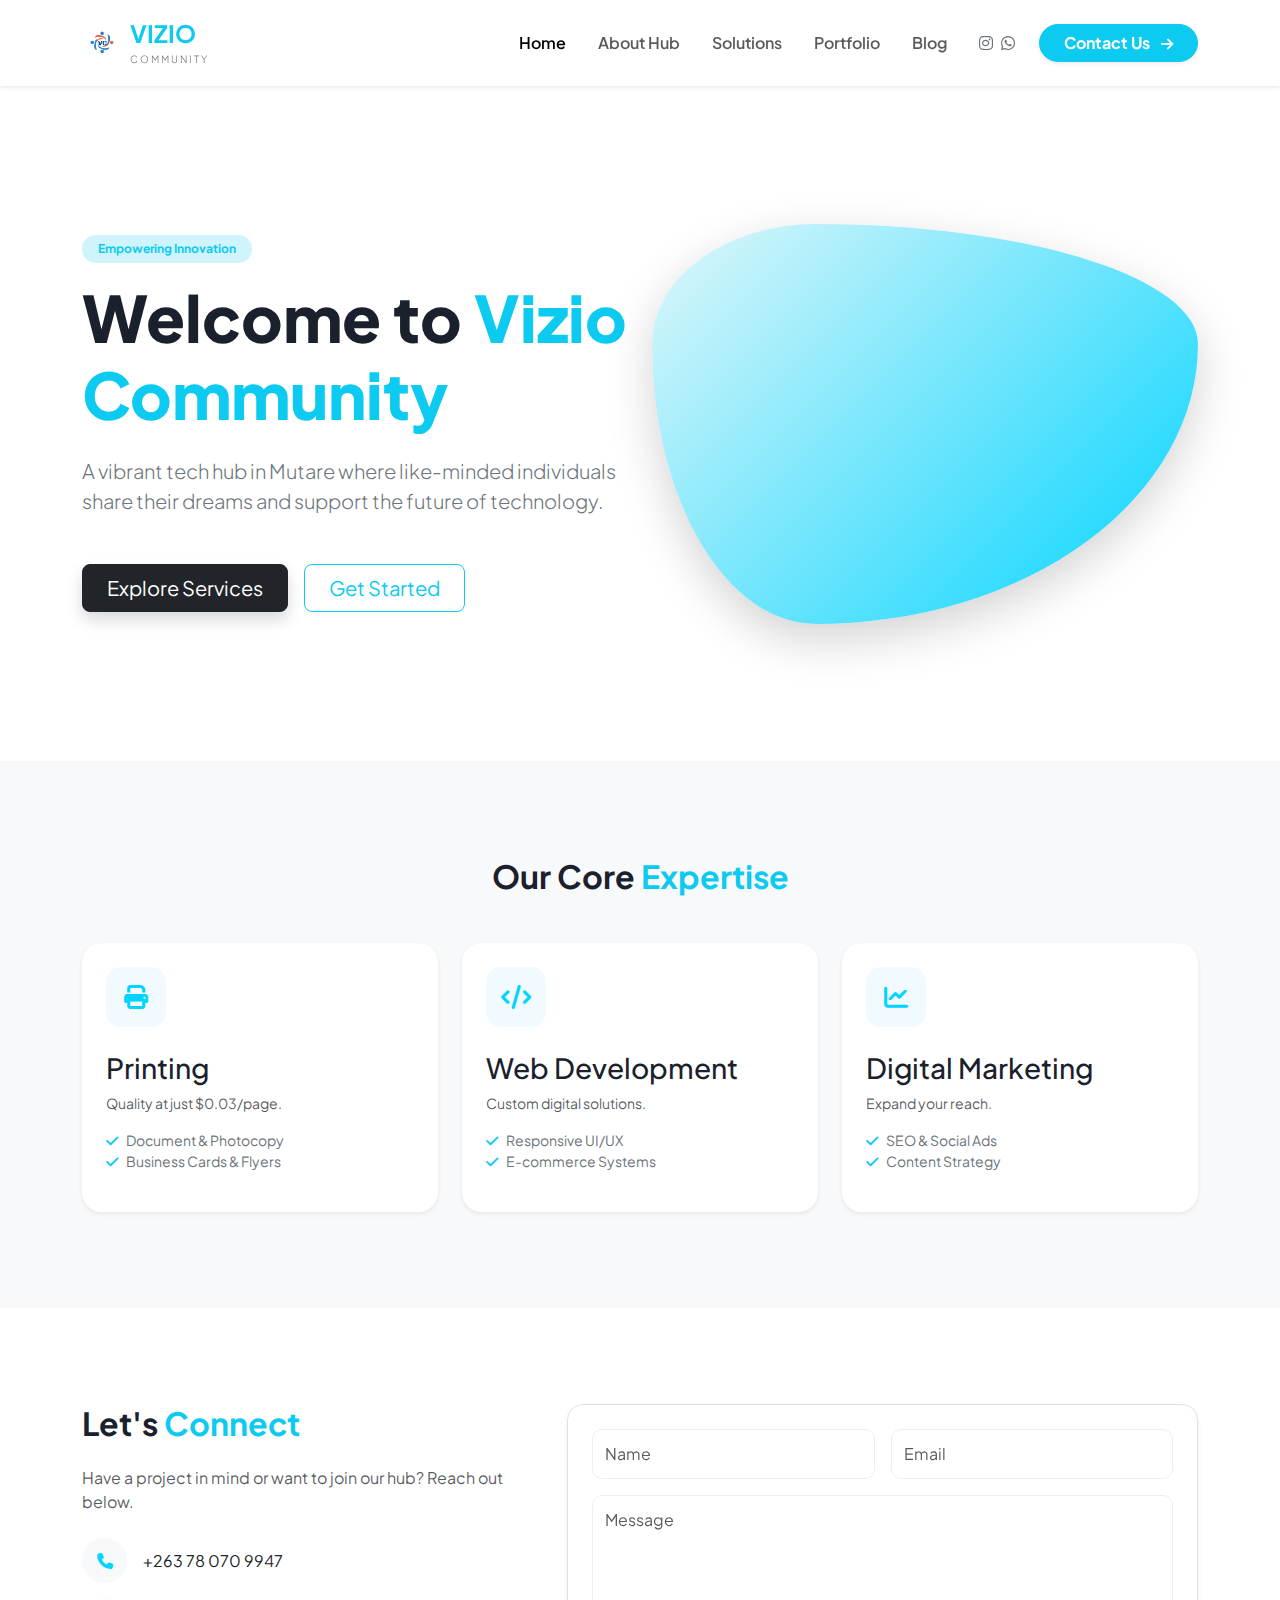
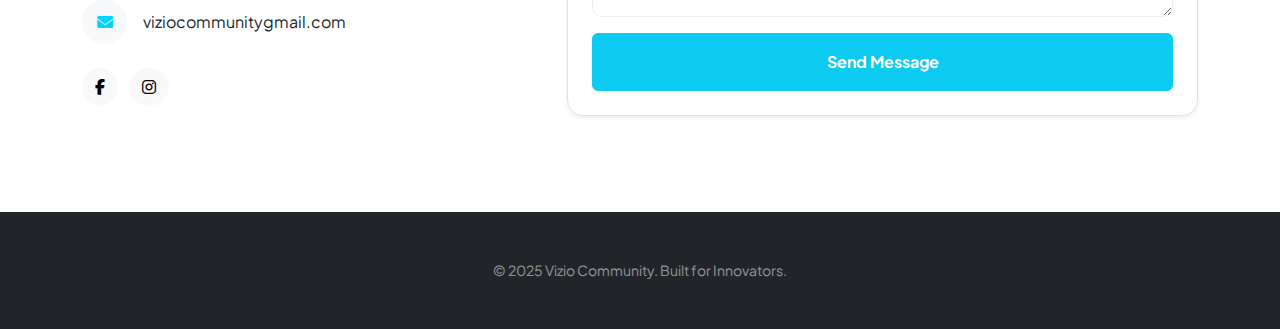
<file: index.html>
<!DOCTYPE html>
<html lang="en">

<head>
    <meta charset="UTF-8">
    <meta name="viewport" content="width=device-width, initial-scale=1.0">

    <title>Vizio Community | Tech Innovation & Digital Services Mutare</title>
    <meta name="description" content="Vizio Community is Mutare's premier tech hub. Providing high-quality printing, custom web development, and digital marketing for creators and innovators.">
    <meta name="keywords" content="Vizio Community, Tech Hub Mutare, Printing Services Mutare, Web Development Zimbabwe, Digital Marketing Dangamvura">
    <meta name="author" content="Bliss Charoedza">
    <meta property="og:title" content="Vizio Community | Mutare Tech Hub">
    <meta property="og:description" content="Innovation starts here. Web development, high-quality printing, and digital marketing in Mutare.">
    <meta property="og:image" content="logo.png">
    <meta property="og:url" content="https://viziocommunity.co.zw">
    <meta property="og:type" content="website">
    <link href="https://fonts.googleapis.com/css2?family=Plus+Jakarta+Sans:wght@300;400;600;800&display=swap" rel="stylesheet">
    <link rel="stylesheet" href="https://cdnjs.cloudflare.com/ajax/libs/font-awesome/6.5.1/css/all.min.css">
    <link rel="icon" href="logo.png">
    <link href="https://cdn.jsdelivr.net/npm/bootstrap@5.3.0/dist/css/bootstrap.min.css" rel="stylesheet">
    <link rel="stylesheet" href="styles.css">
    <script type="application/ld+json">
        {
        "@context": "https://schema.org",
        "@type": "LocalBusiness",
        "name": "Vizio Community",
        "image": "logo.png",
        "@id": "https://viziocommunity.co.zw",
        "url": "https://viziocommunity.co.zw",
        "telephone": "+263780709947",
        "address": {
            "@type": "PostalAddress",
            "streetAddress": "N479B Area C Dangamvura",
            "addressLocality": "Mutare",
            "addressRegion": "Manicaland",
            "addressCountry": "ZW"
        },
        "geo": {
            "@type": "GeoCoordinates",
            "latitude": -18.9954,
            "longitude": 32.6288
        },
        "description": "Mutare's leading tech hub specializing in high-quality printing, custom web development, and digital marketing strategies.",
        "openingHoursSpecification": {
            "@type": "OpeningHoursSpecification",
            "dayOfWeek": [
            "Monday",
            "Tuesday",
            "Wednesday",
            "Thursday",
            "Friday"
            ],
            "opens": "08:00",
            "closes": "17:00"
        },
        "sameAs": [
            "https://www.facebook.com/viziocommunity"
        ]
        }
    </script>
</head>

<body>

<nav class="navbar navbar-expand-lg navbar-light bg-white sticky-top shadow-sm py-3">
    <div class="container">
        <a class="navbar-brand fw-bold d-flex align-items-center" href="index.html">
            <img src="logo.png" alt="Vizio Logo" height="40" class="me-2">
            <div class="lh-1">
                <span class="text-info d-block fs-4">VIZIO</span>
                <small class="text-secondary fw-light" style="font-size: 10px; letter-spacing: 2px;">COMMUNITY</small>
            </div>
        </a>

        <button class="navbar-toggler border-0" type="button" data-bs-toggle="collapse" data-bs-target="#vizioNav">
            <span class="navbar-toggler-icon"></span>
        </button>

        <div class="collapse navbar-collapse" id="vizioNav">
            <ul class="navbar-nav ms-auto align-items-center fw-semibold">
                <li class="nav-item ">
                    <a class="nav-link px-3 active" href="index.html">Home</a>
                </li>
                <li class="nav-item">
                    <a class="nav-link px-3" href="about.html">About Hub</a>
                </li>
                <li class="nav-item">
                    <a class="nav-link px-3" href="solutions.html">Solutions</a>
                </li>

                <li class="nav-item">
                    <a class="nav-link px-3" href="https://smiley-bc.github.io/my-portfolio/"
                        target="_blank">Portfolio</a>
                </li>

                <li class="nav-item">
                    <a class="nav-link px-3" href="#">Blog</a>
                </li>

                <li class="nav-item d-none d-xl-flex ms-3 gap-2">
                    <a href="https://www.instagram.com/viziocommunity" class="text-secondary hover-info"><i
                            class="fa-brands fa-instagram"></i></a>
                    <a href="https://wa.me/263780709947" class="text-secondary hover-info"><i
                            class="fa-brands fa-whatsapp"></i></a>
                </li>

                <li class="nav-item ms-lg-4">
                    <a class="btn btn-info text-white rounded-pill px-4 fw-bold shadow-sm" href="contact.html">
                        Contact Us <i class="fa-solid fa-arrow-right ms-2 small"></i>
                    </a>
                </li>
            </ul>
        </div>
    </div>
</nav>

    <header class="hero-section bg-white">
        <div class="container">
            <div class="row align-items-center min-vh-75 py-5">
                <div class="col-lg-6">
                    <span class="badge bg-info-subtle text-info px-3 py-2 rounded-pill mb-3">Empowering
                        Innovation</span>
                    <h1 class="display-3 fw-800 mb-4">Welcome to <span class="text-info">Vizio Community</span></h1>
                    <p class="lead text-secondary mb-5">A vibrant tech hub in Mutare where like-minded individuals share
                        their dreams and support the future of technology.</p>
                    <div class="d-flex gap-3">
                        <a href="#services" class="btn btn-dark btn-lg px-4 shadow">Explore Services</a>
                        <a href="#contact" class="btn btn-outline-info btn-lg px-4">Get Started</a>
                    </div>
                </div>
                <div class="col-lg-6 d-none d-lg-block">
                    <div class="hero-blob shadow-lg"></div>
                </div>
            </div>
        </div>
    </header>

    <section id="services" class="py-5 bg-light">
        <div class="container py-5">
            <div class="text-center mb-5">
                <h2 class="fw-bold">Our Core <span class="text-info">Expertise</span></h2>
                <div class="title-line"></div>
            </div>
            <div class="row g-4">
                <div class="col-md-4">
                    <div class="service-card p-4 h-100 bg-white shadow-sm border-0">
                        <div class="icon-circle mb-4"><i class="fa-solid fa-print"></i></div>
                        <h3>Printing</h3>
                        <p class="text-muted small">Quality at just $0.03/page.</p>
                        <ul class="list-unstyled text-secondary small">
                            <li><i class="fa-solid fa-check text-info me-2"></i>Document & Photocopy</li>
                            <li><i class="fa-solid fa-check text-info me-2"></i>Business Cards & Flyers</li>
                        </ul>
                    </div>
                </div>
                <div class="col-md-4">
                    <div class="service-card p-4 h-100 bg-white shadow-sm border-0">
                        <div class="icon-circle mb-4"><i class="fa-solid fa-code"></i></div>
                        <h3>Web Development</h3>
                        <p class="text-muted small">Custom digital solutions.</p>
                        <ul class="list-unstyled text-secondary small">
                            <li><i class="fa-solid fa-check text-info me-2"></i>Responsive UI/UX</li>
                            <li><i class="fa-solid fa-check text-info me-2"></i>E-commerce Systems</li>
                        </ul>
                    </div>
                </div>
                <div class="col-md-4">
                    <div class="service-card p-4 h-100 bg-white shadow-sm border-0">
                        <div class="icon-circle mb-4"><i class="fa-solid fa-chart-line"></i></div>
                        <h3>Digital Marketing</h3>
                        <p class="text-muted small">Expand your reach.</p>
                        <ul class="list-unstyled text-secondary small">
                            <li><i class="fa-solid fa-check text-info me-2"></i>SEO & Social Ads</li>
                            <li><i class="fa-solid fa-check text-info me-2"></i>Content Strategy</li>
                        </ul>
                    </div>
                </div>
            </div>
        </div>
    </section>

    <section id="contact" class="py-5 bg-white">
        <div class="container py-5">
            <div class="row g-5">
                <div class="col-lg-5">
                    <h2 class="fw-bold mb-4">Let's <span class="text-info">Connect</span></h2>
                    <p class="text-muted mb-4">Have a project in mind or want to join our hub? Reach out below.</p>
                    <div class="contact-item d-flex align-items-center mb-3">
                        <div class="contact-icon me-3"><i class="fa-solid fa-phone"></i></div>
                        <a href="tel:+263780709947" class="text-decoration-none text-dark">+263 78 070 9947</a>
                    </div>
                    <div class="contact-item d-flex align-items-center mb-3">
                        <div class="contact-icon me-3"><i class="fa-solid fa-envelope"></i></div>
                        <a href="mailto:viziocommunity@gmail.com"
                            class="text-decoration-none text-dark">viziocommunitygmail.com</a>
                    </div>
                    <div class="mt-4">
                        <a href="https://www.facebook.com/viziocommunity" class="btn btn-light rounded-circle me-2"><i class="fab fa-facebook-f"></i></a>
                        <!-- <a href="#" class="btn btn-light rounded-circle me-2"><i class="fab fa-twitter"></i></a> -->
                        <a href="https://www.instagram.com/viziocommunity" class="btn btn-light rounded-circle"><i
                                class="fab fa-instagram"></i></a>
                    </div>
                </div>
                <div class="col-lg-7">
                    <div class="glass-form p-4 rounded-4 shadow-sm border">
                        <form id="vizioContact">
                            <div class="row g-3">
                                <div class="col-md-6"><input type="text" class="form-control" placeholder="Name"
                                        required></div>
                                <div class="col-md-6"><input type="email" class="form-control" placeholder="Email"
                                        required></div>
                                <div class="col-12"><textarea class="form-control" rows="4" placeholder="Message"
                                        required></textarea></div>
                                <div class="col-12"><button type="submit"
                                        class="btn btn-info text-white w-100 py-3 fw-bold">Send Message</button></div>
                            </div>
                        </form>
                    </div>
                </div>
            </div>
        </div>
    </section>

    <footer class="bg-dark text-white py-5">
        <div class="container text-center">
            <p class="mb-0 opacity-50 small">&copy; 2025 Vizio Community. Built for Innovators.</p>
        </div>
    </footer>

    <script src="https://cdn.jsdelivr.net/npm/bootstrap@5.3.0/dist/js/bootstrap.bundle.min.js"></script>
    <script src="script.js"></script>
</body>

</html>
</file>
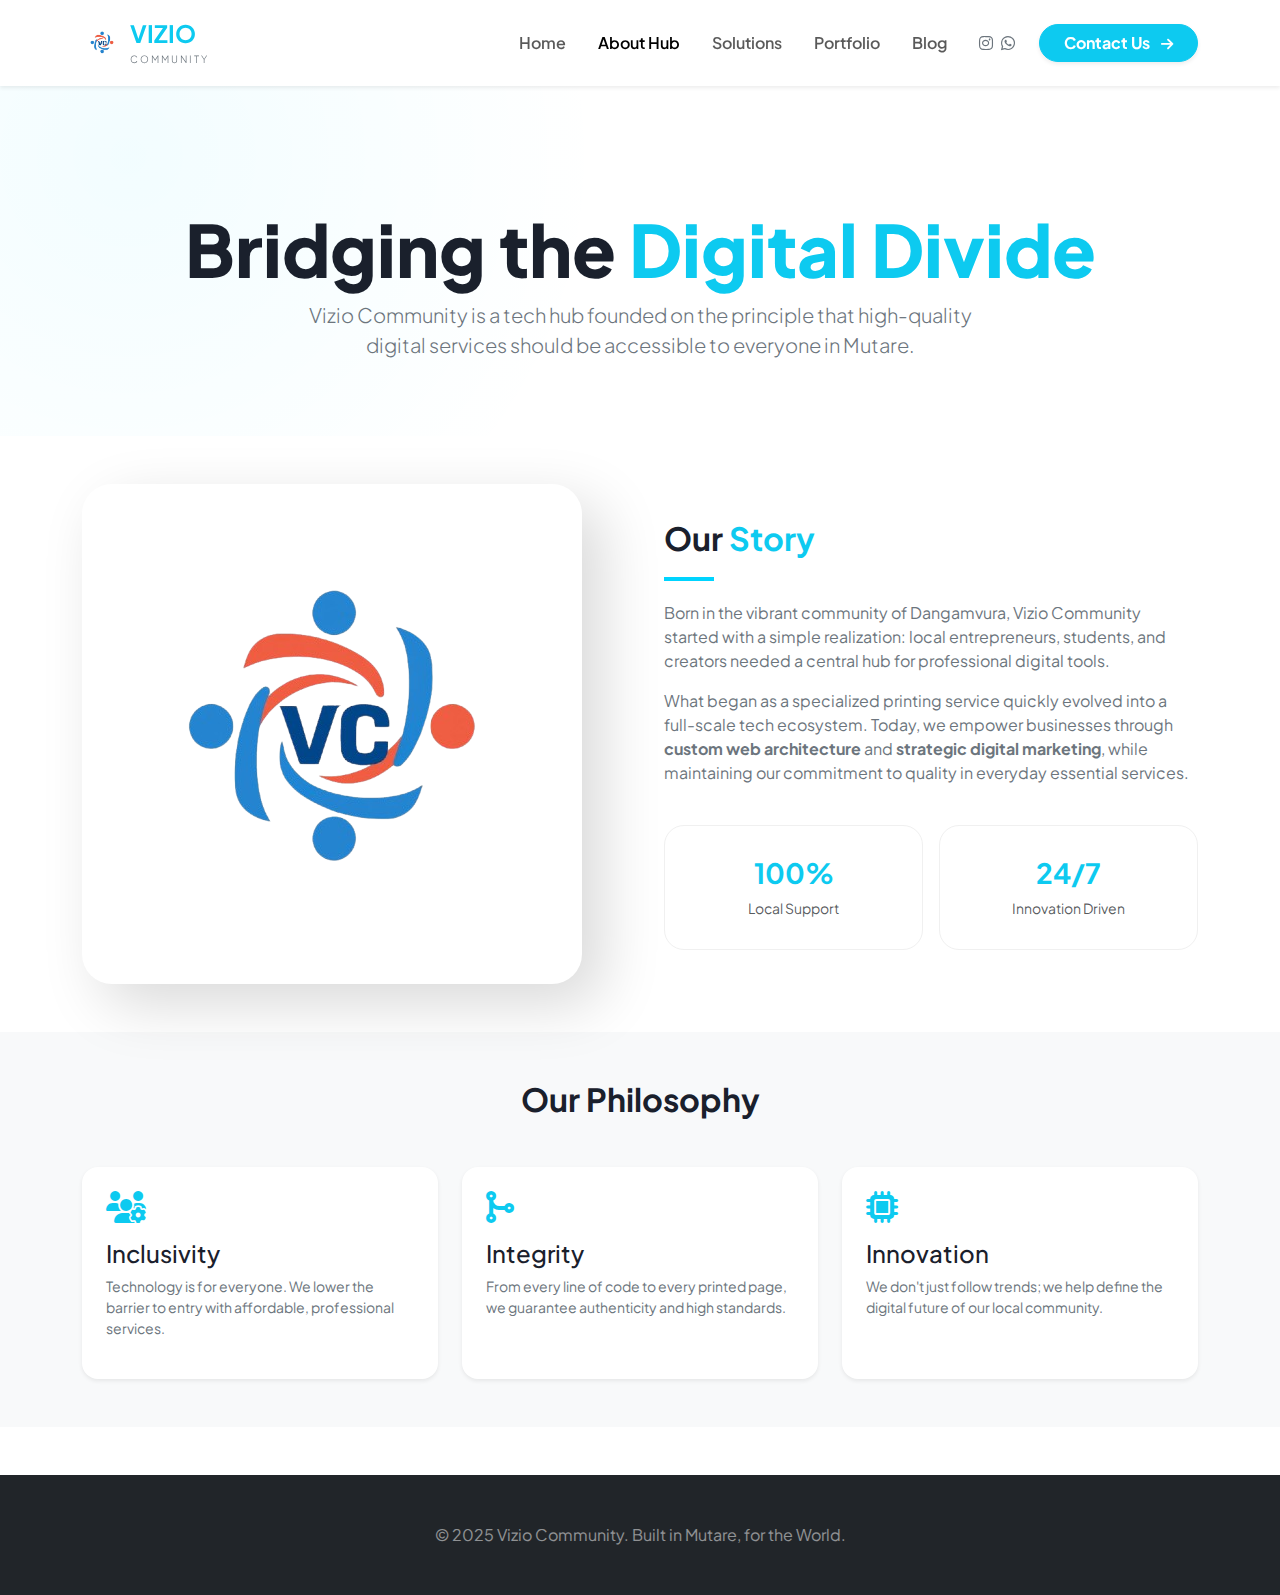
<file: about.html>
<!DOCTYPE html>
<html lang="en">

<head>
  <meta charset="UTF-8">
  <meta name="viewport" content="width=device-width, initial-scale=1.0">
  <title>About Vizio Community | Our Mission & Story</title>
  <meta name="description"
    content="Learn about Vizio Community, Mutare's growing tech ecosystem dedicated to digital empowerment and professional services.">

  <link href="https://fonts.googleapis.com/css2?family=Plus+Jakarta+Sans:wght@300;400;600;800&display=swap"
    rel="stylesheet">
  <link href="https://cdn.jsdelivr.net/npm/bootstrap@5.3.0/dist/css/bootstrap.min.css" rel="stylesheet">
  <link rel="stylesheet" href="https://cdnjs.cloudflare.com/ajax/libs/font-awesome/6.5.1/css/all.min.css">
  <link rel="stylesheet" href="styles.css">
    <link rel="icon" href="logo.png">

  <style>
    .about-header {
      padding: 120px 0 60px;
      background: radial-gradient(circle at 10% 20%, rgba(0, 212, 255, 0.05) 0%, transparent 40%);
    }

    .story-image {
      border-radius: 30px;
      box-shadow: 20px 20px 60px #d9d9d9, -20px -20px 60px #ffffff;
    }

    .stat-card {
      background: #fff;
      border-radius: 20px;
      border: 1px solid #f0f0f0;
      padding: 30px;
      transition: 0.3s;
    }

    .stat-card:hover {
      border-color: var(--vizio-cyan);
      box-shadow: 0 10px 30px rgba(0, 212, 255, 0.1);
    }

    .mission-line {
      width: 50px;
      height: 4px;
      background: var(--vizio-cyan);
      margin: 20px 0;
    }
    /* Navbar Hover Effects */
    .nav-link {
        transition: color 0.3s ease;
        position: relative;
    }

    .nav-link:after {
        content: '';
        position: absolute;
        width: 0;
        height: 2px;
        bottom: 5px;
        left: 50%;
        background-color: var(--vizio-cyan);
        transition: all 0.3s ease;
        transform: translateX(-50%);
    }

    .nav-link:hover:after {
        width: 20px;
    }

    /* Dropdown Icons */
    .icon-sm {
        width: 40px;
        height: 40px;
        display: flex;
        align-items: center;
        justify-content: center;
        border-radius: 10px;
    }

    .dropdown-item:hover {
        background-color: #f8fbff;
    }

    .hover-info:hover {
        color: var(--vizio-cyan) !important;
    }

    /* Mega menu shadow */
    .dropdown-menu {
        min-width: 280px;
        animation: slideUp 0.3s ease-out;
    }

    @keyframes slideUp {
        from { opacity: 0; transform: translateY(10px); }
        to { opacity: 1; transform: translateY(0); }
    }
     /* Navbar Hover Effects */
    .nav-link {
        transition: color 0.3s ease;
        position: relative;
    }

    .nav-link:after {
        content: '';
        position: absolute;
        width: 0;
        height: 2px;
        bottom: 5px;
        left: 50%;
        background-color: var(--vizio-cyan);
        transition: all 0.3s ease;
        transform: translateX(-50%);
    }

    .nav-link:hover:after {
        width: 20px;
    }

  </style>
</head>

<body>

<nav class="navbar navbar-expand-lg navbar-light bg-white sticky-top shadow-sm py-3">
  <div class="container">
    <a class="navbar-brand fw-bold d-flex align-items-center" href="index.html">
      <img src="logo.png" alt="Vizio Logo" height="40" class="me-2">
      <div class="lh-1">
        <span class="text-info d-block fs-4">VIZIO</span>
        <small class="text-secondary fw-light" style="font-size: 10px; letter-spacing: 2px;">COMMUNITY</small>
      </div>
    </a>

    <button class="navbar-toggler border-0" type="button" data-bs-toggle="collapse" data-bs-target="#vizioNav">
      <span class="navbar-toggler-icon"></span>
    </button>

    <div class="collapse navbar-collapse" id="vizioNav">
      <ul class="navbar-nav ms-auto align-items-center fw-semibold">
        <li class="nav-item">
          <a class="nav-link px-3" href="index.html">Home</a>
        </li>
        <li class="nav-item">
          <a class="nav-link px-3 active" href="about.html">About Hub</a>
        </li>
        <li class="nav-item">
          <a class="nav-link px-3" href="solutions.html">Solutions</a>
        </li>

        <li class="nav-item">
          <a class="nav-link px-3" href="https://smiley-bc.github.io/my-portfolio/" target="_blank">Portfolio</a>
        </li>

        <li class="nav-item">
          <a class="nav-link px-3" href="#">Blog</a>
        </li>

        <li class="nav-item d-none d-xl-flex ms-3 gap-2">
          <a href="https://www.instagram.com/viziocommunity" class="text-secondary hover-info"><i
              class="fa-brands fa-instagram"></i></a>
          <a href="https://wa.me/263780709947" class="text-secondary hover-info"><i
              class="fa-brands fa-whatsapp"></i></a>
        </li>

        <li class="nav-item ms-lg-4">
          <a class="btn btn-info text-white rounded-pill px-4 fw-bold shadow-sm" href="contact.html">
            Contact Us <i class="fa-solid fa-arrow-right ms-2 small"></i>
          </a>
        </li>
      </ul>
    </div>
  </div>
</nav>

  <header class="about-header text-center">
    <div class="container">
      <h1 class="display-2 fw-800">Bridging the <span class="text-info">Digital Divide</span></h1>
      <p class="lead text-secondary mx-auto" style="max-width: 700px;">
        Vizio Community is a tech hub founded on the principle that high-quality digital services should be accessible
        to everyone in Mutare.
      </p>
    </div>
  </header>

  <section class="py-5">
    <div class="container">
      <div class="row align-items-center g-5">
        <div class="col-lg-6">
          <img src="logo.png" alt="Vizio Tech Innovation" class="img-fluid story-image">
        </div>
        <div class="col-lg-6">
          <h2 class="fw-bold">Our <span class="text-info">Story</span></h2>
          <div class="mission-line"></div>
          <p class="text-secondary">
            Born in the vibrant community of Dangamvura, Vizio Community started with a simple realization: local
            entrepreneurs, students, and creators needed a central hub for professional digital tools.
          </p>
          <p class="text-secondary">
            What began as a specialized printing service quickly evolved into a full-scale tech ecosystem. Today, we
            empower businesses through <strong>custom web architecture</strong> and <strong>strategic digital
              marketing</strong>, while maintaining our commitment to quality in everyday essential services.
          </p>
          <div class="row mt-4 g-3">
            <div class="col-6">
              <div class="stat-card text-center">
                <h3 class="text-info fw-bold">100%</h3>
                <p class="small text-muted mb-0">Local Support</p>
              </div>
            </div>
            <div class="col-6">
              <div class="stat-card text-center">
                <h3 class="text-info fw-bold">24/7</h3>
                <p class="small text-muted mb-0">Innovation Driven</p>
              </div>
            </div>
          </div>
        </div>
      </div>
    </div>
  </section>

  <section class="py-5 bg-light">
    <div class="container">
      <div class="text-center mb-5">
        <h2 class="fw-bold">Our Philosophy</h2>
      </div>
      <div class="row g-4">
        <div class="col-md-4">
          <div class="p-4 bg-white rounded-4 shadow-sm h-100">
            <i class="fas fa-users-gear text-info fa-2x mb-3"></i>
            <h4>Inclusivity</h4>
            <p class="text-secondary small">Technology is for everyone. We lower the barrier to entry with affordable,
              professional services.</p>
          </div>
        </div>
        <div class="col-md-4">
          <div class="p-4 bg-white rounded-4 shadow-sm h-100">
            <i class="fas fa-code-merge text-info fa-2x mb-3"></i>
            <h4>Integrity</h4>
            <p class="text-secondary small">From every line of code to every printed page, we guarantee authenticity and
              high standards.</p>
          </div>
        </div>
        <div class="col-md-4">
          <div class="p-4 bg-white rounded-4 shadow-sm h-100">
            <i class="fas fa-microchip text-info fa-2x mb-3"></i>
            <h4>Innovation</h4>
            <p class="text-secondary small">We don't just follow trends; we help define the digital future of our local
              community.</p>
          </div>
        </div>
      </div>
    </div>
  </section>

  <footer class="bg-dark text-white py-5 mt-5">
    <div class="container text-center">
      <p class="mb-0 opacity-50">&copy; 2025 Vizio Community. Built in Mutare, for the World.</p>
    </div>
  </footer>

</body>

</html>
</file>
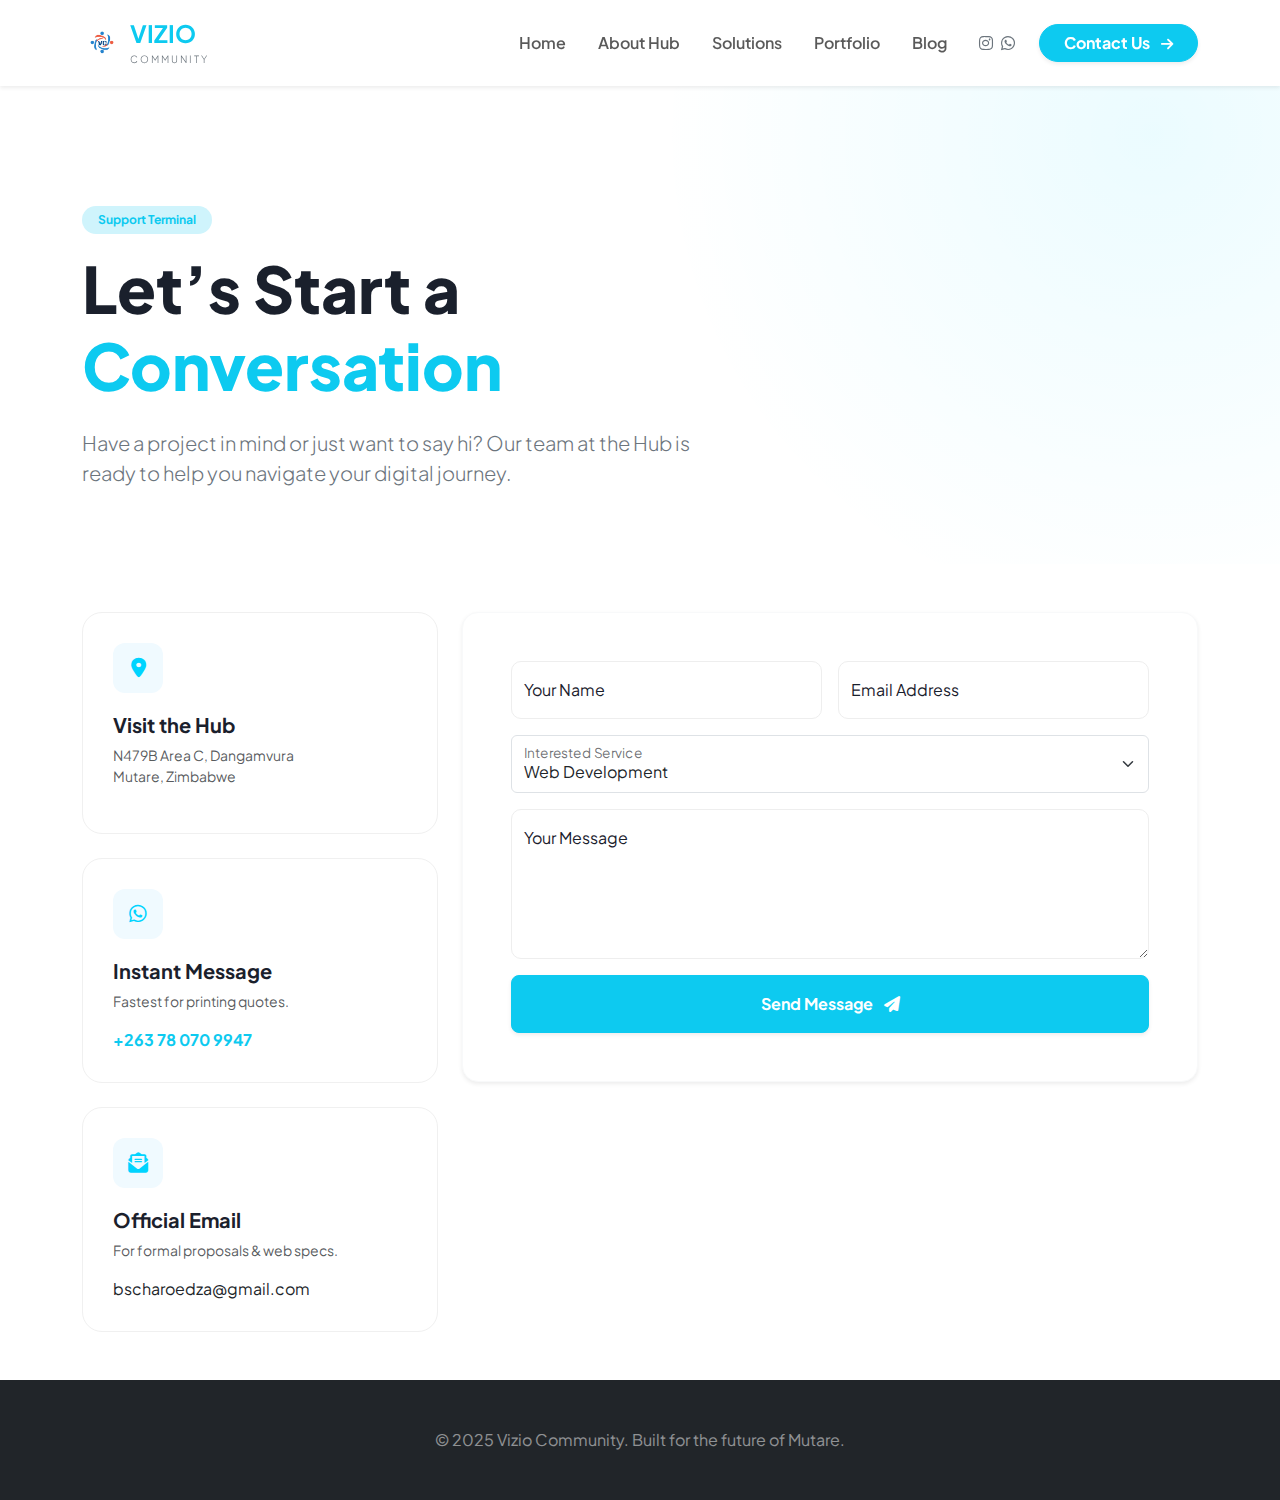
<file: contact.html>
<!DOCTYPE html>
<html lang="en">

<head>
   <meta charset="UTF-8">
   <meta name="viewport" content="width=device-width, initial-scale=1.0">

   <title>Contact Vizio Community | Tech Support & Inquiries Mutare</title>
   <meta name="description"
      content="Get in touch with Vizio Community in Mutare. Visit our hub in Dangamvura for printing, web development, and IT support services.">
   <meta name="keywords"
      content="Contact Vizio Mutare, Tech Hub Dangamvura, Web Design Inquiry, Printing Services Contact">
   <link rel="icon" href="logo.png">

   <link href="https://fonts.googleapis.com/css2?family=Plus+Jakarta+Sans:wght@300;400;600;800&display=swap"
      rel="stylesheet">
   <link href="https://cdn.jsdelivr.net/npm/bootstrap@5.3.0/dist/css/bootstrap.min.css" rel="stylesheet">
   <link rel="stylesheet" href="https://cdnjs.cloudflare.com/ajax/libs/font-awesome/6.5.1/css/all.min.css">
   <link rel="stylesheet" href="styles.css">

   <style>
      .contact-hero {
         padding: 120px 0 60px;
         background: radial-gradient(circle at 90% 10%, rgba(0, 212, 255, 0.08) 0%, transparent 40%);
      }

      .contact-method-card {
         border: 1px solid #f0f0f0;
         border-radius: 20px;
         padding: 30px;
         transition: all 0.3s ease;
         background: #fff;
         height: 100%;
      }

      .contact-method-card:hover {
         border-color: var(--vizio-cyan);
         transform: translateY(-5px);
         box-shadow: 0 10px 30px rgba(0, 212, 255, 0.05);
      }

      .icon-box-md {
         width: 50px;
         height: 50px;
         background: #f0faff;
         color: var(--vizio-cyan);
         border-radius: 12px;
         display: flex;
         align-items: center;
         justify-content: center;
         font-size: 1.25rem;
         margin-bottom: 20px;
      }

      .map-container {
         border-radius: 24px;
         overflow: hidden;
         border: 1px solid #eee;
         filter: grayscale(0.2);
      }

      .form-floating>.form-control:focus~label::after {
         background-color: transparent !important;
      }
       /* Navbar Hover Effects */
    .nav-link {
        transition: color 0.3s ease;
        position: relative;
    }

    .nav-link:after {
        content: '';
        position: absolute;
        width: 0;
        height: 2px;
        bottom: 5px;
        left: 50%;
        background-color: var(--vizio-cyan);
        transition: all 0.3s ease;
        transform: translateX(-50%);
    }

    .nav-link:hover:after {
        width: 20px;
    }
     /* Navbar Hover Effects */
    .nav-link {
        transition: color 0.3s ease;
        position: relative;
    }

    .nav-link:after {
        content: '';
        position: absolute;
        width: 0;
        height: 2px;
        bottom: 5px;
        left: 50%;
        background-color: var(--vizio-cyan);
        transition: all 0.3s ease;
        transform: translateX(-50%);
    }

    .nav-link:hover:after {
        width: 20px;
    }


   </style>
   <script type="application/ld+json">
   {
     "@context": "https://schema.org",
     "@type": "TechBusiness",
     "name": "Vizio Community Hub",
     "address": {
       "@type": "PostalAddress",
       "streetAddress": "N479B Area C Dangamvura",
       "addressLocality": "Mutare",
       "addressRegion": "Manicaland",
       "addressCountry": "ZW"
     },
     "geo": {
       "@type": "GeoCoordinates",
       "latitude": -18.9954,
       "longitude": 32.6288
     },
     "telephone": "+263780709947",
     "url": "https://viziocommunity.com/contact.html",
     "contactPoint": {
       "@type": "ContactPoint",
       "telephone": "+263780709947",
       "contactType": "Customer Support",
       "areaServed": "Mutare"
     }
   }
   </script>
</head>

<body>
<nav class="navbar navbar-expand-lg navbar-light bg-white sticky-top shadow-sm py-3">
   <div class="container">
      <a class="navbar-brand fw-bold d-flex align-items-center" href="index.html">
         <img src="logo.png" alt="Vizio Logo" height="40" class="me-2">
         <div class="lh-1">
            <span class="text-info d-block fs-4">VIZIO</span>
            <small class="text-secondary fw-light" style="font-size: 10px; letter-spacing: 2px;">COMMUNITY</small>
         </div>
      </a>

      <button class="navbar-toggler border-0" type="button" data-bs-toggle="collapse" data-bs-target="#vizioNav">
         <span class="navbar-toggler-icon"></span>
      </button>

      <div class="collapse navbar-collapse" id="vizioNav">
         <ul class="navbar-nav ms-auto align-items-center fw-semibold">
            <li class="nav-item">
               <a class="nav-link px-3" href="index.html">Home</a>
            </li>
            <li class="nav-item">
               <a class="nav-link px-3" href="about.html">About Hub</a>
            </li>
            <li class="nav-item">
               <a class="nav-link px-3" href="solutions.html">Solutions</a>
            </li>

            <li class="nav-item">
               <a class="nav-link px-3" href="https://smiley-bc.github.io/my-portfolio/" target="_blank">Portfolio</a>
            </li>

            <li class="nav-item">
               <a class="nav-link px-3" href="#">Blog</a>
            </li>

            <li class="nav-item d-none d-xl-flex ms-3 gap-2">
               <a href="https://www.instagram.com/viziocommunity" class="text-secondary hover-info"><i
                     class="fa-brands fa-instagram"></i></a>
               <a href="https://wa.me/263780709947" class="text-secondary hover-info"><i
                     class="fa-brands fa-whatsapp"></i></a>
            </li>

            <li class="nav-item ms-lg-4">
               <a class="btn btn-info text-white rounded-pill px-4 fw-bold shadow-sm" href="contact.html">
                  Contact Us <i class="fa-solid fa-arrow-right ms-2 small"></i>
               </a>
            </li>
         </ul>
      </div>
   </div>
</nav>
   <header class="contact-hero">
      <div class="container">
         <div class="row">
            <div class="col-lg-7">
               <span class="badge bg-info-subtle text-info px-3 py-2 rounded-pill mb-3">Support Terminal</span>
               <h1 class="display-3 fw-800 mb-4">Let’s Start a <span class="text-info">Conversation</span></h1>
               <p class="lead text-secondary">Have a project in mind or just want to say hi? Our team at the Hub is
                  ready to help you navigate your digital journey.</p>
            </div>
         </div>
      </div>
   </header>

   <section class="py-5">
      <div class="container">
         <div class="row g-4">
            <div class="col-lg-4">
               <div class="d-flex flex-column gap-4">
                  <div class="contact-method-card">
                     <div class="icon-box-md"><i class="fa-solid fa-location-dot"></i></div>
                     <h5 class="fw-bold">Visit the Hub</h5>
                     <p class="text-muted small">N479B Area C, Dangamvura<br>Mutare, Zimbabwe</p>
                  </div>
                  <div class="contact-method-card">
                     <div class="icon-box-md"><i class="fa-brands fa-whatsapp"></i></div>
                     <h5 class="fw-bold">Instant Message</h5>
                     <p class="text-muted small">Fastest for printing quotes.</p>
                     <a href="https://wa.me/263780709947" class="text-info fw-bold text-decoration-none">+263 78 070
                        9947</a>
                  </div>
                  <div class="contact-method-card">
                     <div class="icon-box-md"><i class="fa-solid fa-envelope-open-text"></i></div>
                     <h5 class="fw-bold">Official Email</h5>
                     <p class="text-muted small">For formal proposals & web specs.</p>
                     <a href="mailto:bscharoedza@gmail.com"
                        class="text-dark text-decoration-none">bscharoedza@gmail.com</a>
                  </div>
               </div>
            </div>

            <div class="col-lg-8">
               <div class="bg-white p-4 p-md-5 rounded-4 shadow-sm border border-light">
                  <form id="contactForm">
                     <div class="row g-3">
                        <div class="col-md-6">
                           <div class="form-floating">
                              <input type="text" class="form-control" id="name" placeholder="John Doe" required>
                              <label for="name">Your Name</label>
                           </div>
                        </div>
                        <div class="col-md-6">
                           <div class="form-floating">
                              <input type="email" class="form-control" id="email" placeholder="name@example.com"
                                 required>
                              <label for="email">Email Address</label>
                           </div>
                        </div>
                        <div class="col-12">
                           <div class="form-floating">
                              <select class="form-select" id="service">
                                 <option selected>Web Development</option>
                                 <option>Printing Services</option>
                                 <option>Digital Marketing</option>
                                 <option>IT Support</option>
                                 <option>General Inquiry</option>
                              </select>
                              <label for="service">Interested Service</label>
                           </div>
                        </div>
                        <div class="col-12">
                           <div class="form-floating">
                              <textarea class="form-control" id="message" style="height: 150px"
                                 placeholder="Your Message" required></textarea>
                              <label for="message">Your Message</label>
                           </div>
                        </div>
                        <div class="col-12">
                           <button type="submit" class="btn btn-info text-white w-100 py-3 fw-bold rounded-3 shadow-sm">
                              Send Message <i class="fa-solid fa-paper-plane ms-2"></i>
                           </button>
                        </div>
                     </div>
                  </form>
               </div>
            </div>
         </div>
      </div>
   </section>

   <!-- <section class="container py-5">
      <div class="map-container">
         <iframe
            src="https://www.google.com/maps/embed?pb=!1m18!1m12!1m3!1d15024.167858348934!2d32.62!3d-19.0!2m3!1f0!2f0!3f0!3m2!1i1024!2i768!4f13.1!3m3!1m2!1s0x1932338f0d55e8df%3A0xe549a1d5a7d6560!2sDangamvura%2C%20Mutare!5e0!3m2!1sen!2szw!4v1700000000000!5m2!1sen!2szw"
            width="100%" height="450" style="border:0;" allowfullscreen="" loading="lazy">
         </iframe>
      </div>
   </section> -->

   <footer class="bg-dark text-white py-5">
      <div class="container text-center">
         <p class="mb-0 opacity-50">&copy; 2025 Vizio Community. Built for the future of Mutare.</p>
      </div>
   </footer>

   <script src="https://cdn.jsdelivr.net/npm/bootstrap@5.3.0/dist/js/bootstrap.bundle.min.js"></script>
   <script src="script.js"></script>
</body>

</html>
</file>
<file: styles.css>
:root {
    --vizio-cyan: #00d4ff;
    --text-main: #1a202c;
}

body {
    font-family: 'Plus Jakarta Sans', sans-serif;
    color: var(--text-main);
    overflow-x: hidden;
    scroll-behavior: smooth;
}

.fw-800 { font-weight: 800; }

/* Hero Styling */
.min-vh-75 { min-height: 75vh; }

.hero-blob {
    background: linear-gradient(135deg, #e0f7fa 0%, #00d4ff 100%);
    width: 100%;
    height: 400px;
    border-radius: 30% 70% 70% 30% / 30% 30% 70% 70%;
    animation: morph 8s ease-in-out infinite;
}

@keyframes morph {
    0% { border-radius: 30% 70% 70% 30% / 30% 30% 70% 70%; }
    50% { border-radius: 50% 50% 33% 67% / 55% 27% 73% 45%; }
    100% { border-radius: 30% 70% 70% 30% / 30% 30% 70% 70%; }
}

/* Service Cards */
.service-card {
    border-radius: 20px;
    transition: all 0.3s ease;
}

.service-card:hover {
    transform: translateY(-10px);
    box-shadow: 0 20px 40px rgba(0, 212, 255, 0.1) !important;
}

.icon-circle {
    width: 60px;
    height: 60px;
    background: #f0faff;
    color: var(--vizio-cyan);
    display: flex;
    align-items: center;
    justify-content: center;
    font-size: 1.5rem;
    border-radius: 15px;
}

/* Contact Section */
.contact-icon {
    width: 45px;
    height: 45px;
    background: #f8f9fa;
    color: var(--vizio-cyan);
    border-radius: 50%;
    display: flex;
    align-items: center;
    justify-content: center;
}

.glass-form {
    background: rgba(255, 255, 255, 0.8);
    backdrop-filter: blur(10px);
}

.form-control {
    border: 1px solid #eee;
    padding: 12px;
    border-radius: 10px;
}

.form-control:focus {
    border-color: var(--vizio-cyan);
    box-shadow: none;
}

 /* Navbar Hover Effects */
    .nav-link {
        transition: color 0.3s ease;
        position: relative;
    }

    .nav-link:after {
        content: '';
        position: absolute;
        width: 0;
        height: 2px;
        bottom: 5px;
        left: 50%;
        background-color: var(--vizio-cyan);
        transition: all 0.3s ease;
        transform: translateX(-50%);
    }

    .nav-link:hover:after {
        width: 20px;
    }

     /* Navbar Hover Effects */
    .nav-link {
        transition: color 0.3s ease;
        position: relative;
    }

    .nav-link:after {
        content: '';
        position: absolute;
        width: 0;
        height: 2px;
        bottom: 5px;
        left: 50%;
        background-color: var(--vizio-cyan);
        transition: all 0.3s ease;
        transform: translateX(-50%);
    }

    .nav-link:hover:after {
        width: 20px;
    }
</file>
